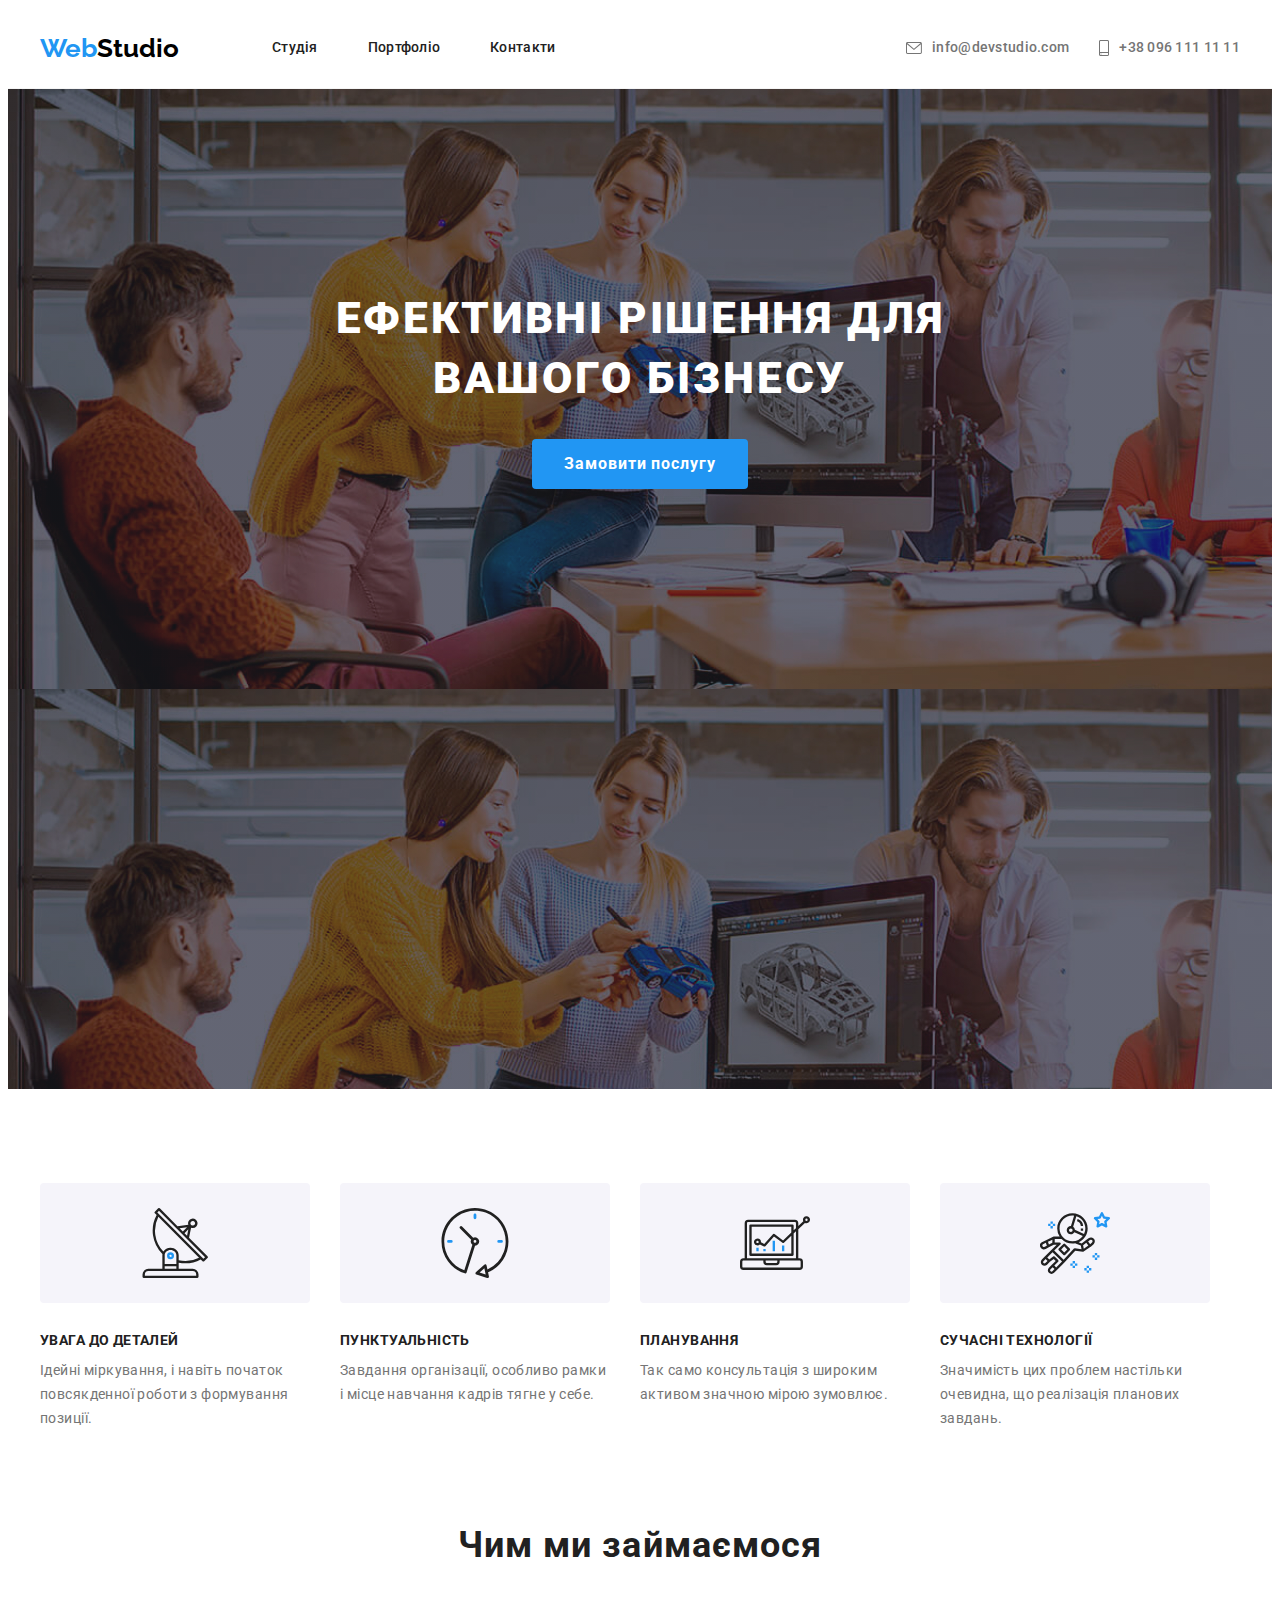
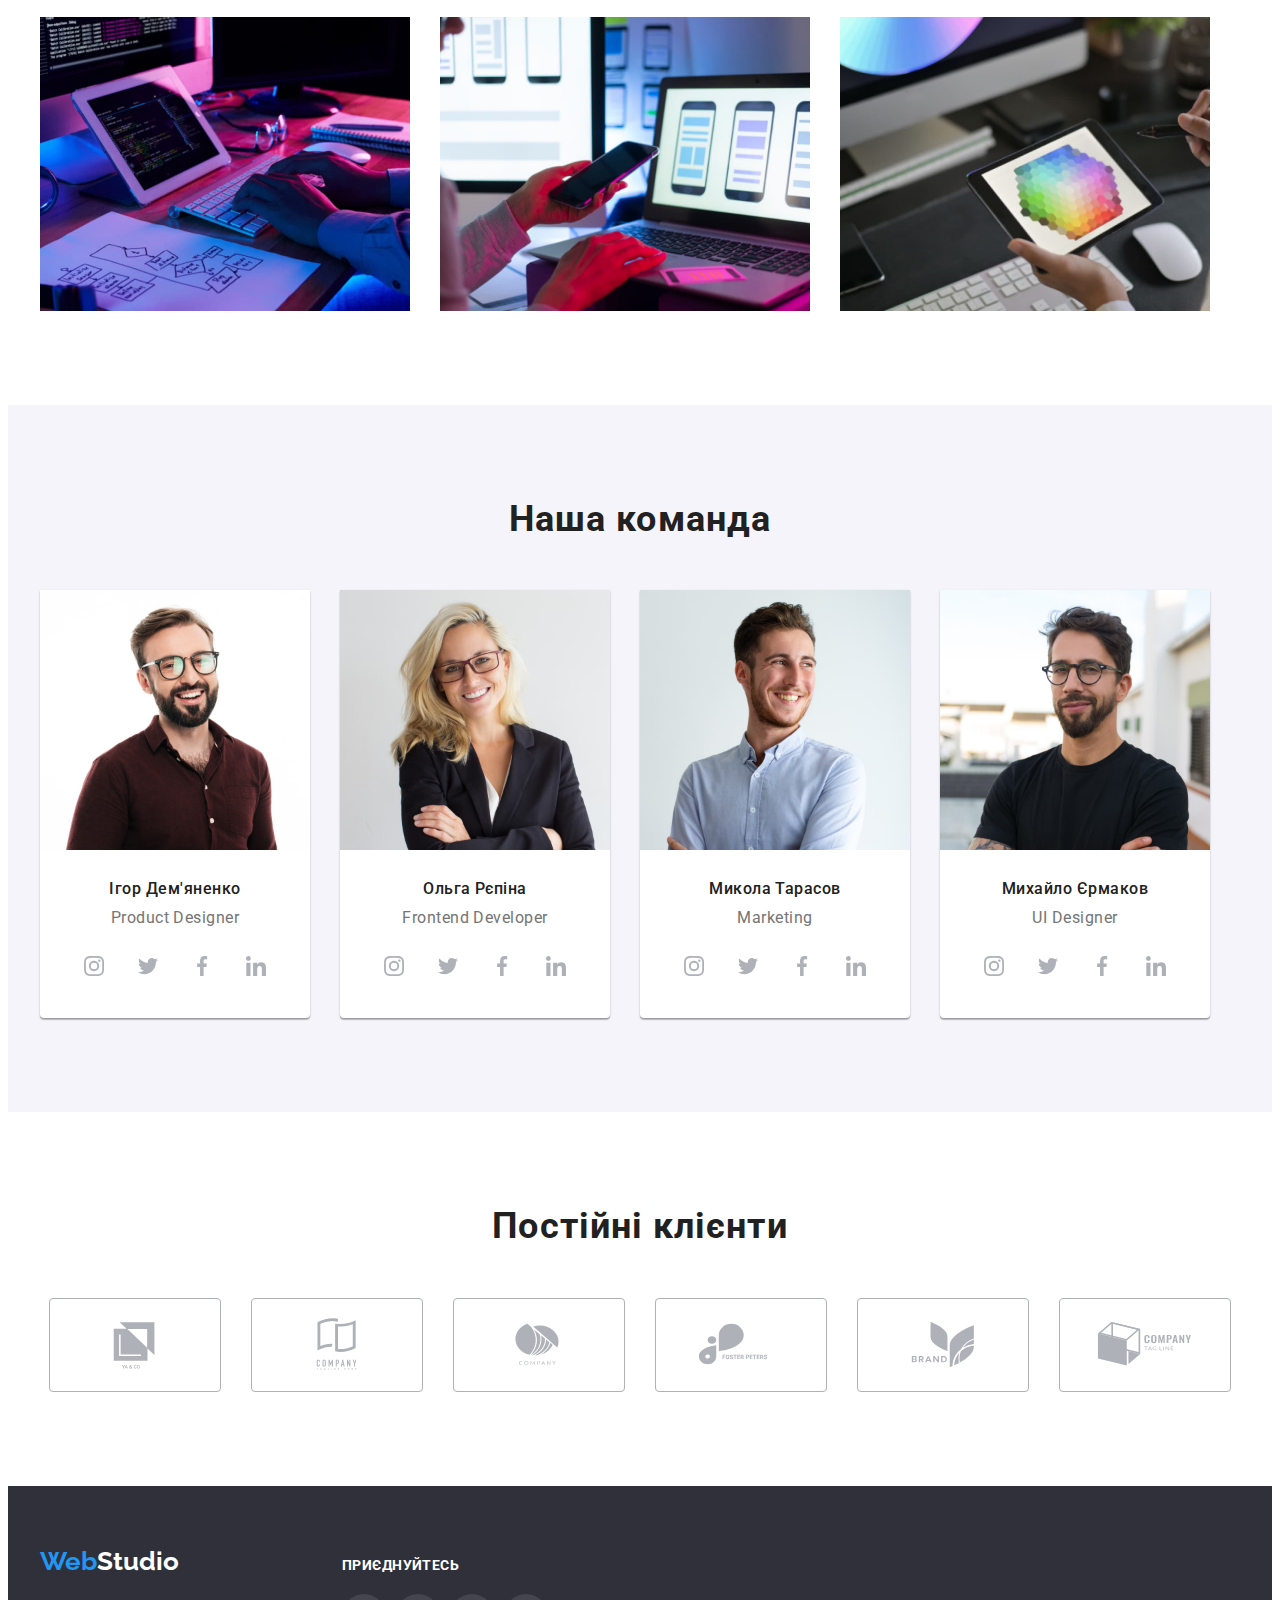
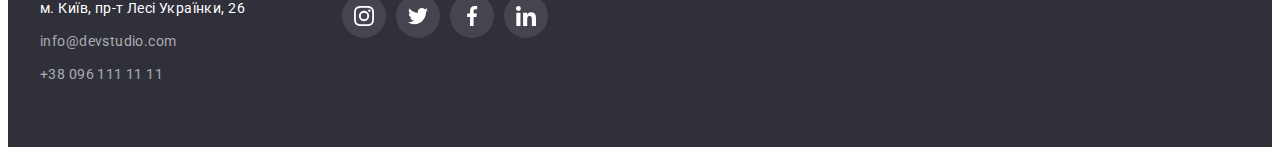
<file: index.html>
<!DOCTYPE html>
<html lang="uk">
<head>
    <meta charset="UTF-8">
    <meta http-equiv="X-UA-Compatible" content="IE=edge">
    <meta name="viewport" content="width=device-width, initial-scale=1.0">
    <title>WebStudio</title>
    <!-- Modern normalize -->
    <link rel="stylesheet" href="https://cdnjs.cloudflare.com/ajax/libs/modern-normalize/1.1.0/modern-normalize.min.css"
        integrity="sha512-wpPYUAdjBVSE4KJnH1VR1HeZfpl1ub8YT/NKx4PuQ5NmX2tKuGu6U/JRp5y+Y8XG2tV+wKQpNHVUX03MfMFn9Q=="
        crossorigin="anonymous" referrerpolicy="no-referrer" />
    <!-- Custome styles -->
    <link rel="stylesheet" href="./css/styles.css"/>
    <!-- Fonts -->
    <link rel="preconnect" href="https://fonts.googleapis.com">
    <link rel="preconnect" href="https://fonts.gstatic.com" crossorigin>
    <link href="https://fonts.googleapis.com/css2?family=Raleway:wght@700&family=Roboto:wght@400;500;700;900&display=swap"
        rel="stylesheet">
</head>
<body>
    <header class="header">
        <div class="container main-nav">
            <nav class="site-nav">
                <a href="index.html" class="logo logo-link"><span class="logo-accent">Web</span>Studio</a>
                <ul class="list">
                    <li class="item">
                        <a href="index.html" class="link">Студія</a>
                    </li>
                    <li class="item">
                        <a href="portfolio.html" class="link">Портфоліо</a>
                    </li>
                    <li class="item">
                        <a href="" class="link">Контакти</a>
                    </li>
                </ul>
            </nav>
            <ul class="list contact">
                <li class="item">
                    <a href="mailto:info@devstudio.com" class="link">
                        <svg class="icon-contact" width="16" height="12">
                            <use href="./images/symbol-defs.svg#icon-mail"></use>
                        </svg>
                        info@devstudio.com
                    </a>
                </li>
                <li class="item">
                    <a href="tel:+380961111111" class="link">
                        <svg class="icon-contact" width="10" height="16">
                            <use href="./images/symbol-defs.svg#icon-phone"></use>
                        </svg>
                        +38 096 111 11 11
                    </a>
                </li>
            </ul>
        </div>
    </header>
    <main>
        <section class="hero">
            <div class="container">
                <h1 class="hero-title">Ефективні рішення для<br>вашого бізнесу</h1>
                <button type="button" class="button">Замовити послугу</button>
            </div>
        </section>
        <section class="section-feature">
            <div class="container">
                <h2 hidden>Переваги</h2>
                <ul class="list plus">
                    <li>
                        <div class="item-plus">
                            <svg width="70" height="70">
                                <use href="./images/symbol-defs.svg#icon-plus1"></use>
                            </svg>
                        </div>
                        <h3 class="feature">УВАГА ДО ДЕТАЛЕЙ</h3>
                        <p class="feature-text">Ідейні міркування, і навіть початок повсякденної роботи з формування позиції.</p>
                    </li>
                    <li>
                        <div class="item-plus">
                            <svg width="70" height="70">
                                <use href="./images/symbol-defs.svg#icon-plus2"></use>
                            </svg>
                        </div>
                        <h3 class="feature">ПУНКТУАЛЬНІСТЬ</h3>
                        <p class="feature-text">Завдання організації, особливо рамки і місце навчання кадрів тягне у себе.</p>
                    </li>
                    <li>
                        <div class="item-plus">
                            <svg width="70" height="70">
                                <use href="./images/symbol-defs.svg#icon-plus3"></use>
                            </svg>
                        </div>
                        <h3 class="feature">ПЛАНУВАННЯ</h3>
                        <p class="feature-text">Так само консультація з широким активом значною мірою зумовлює.</p>
                    </li>
                    <li>
                        <div class="item-plus">
                            <svg width="70" height="70">
                                <use href="./images/symbol-defs.svg#icon-plus4"></use>
                            </svg>
                        </div>
                        <h3 class="feature">СУЧАСНІ ТЕХНОЛОГІЇ</h3>
                        <p class="feature-text">Значимість цих проблем настільки очевидна, що реалізація планових завдань.</p>
                    </li>
                </ul>
            </div>
        </section>
        <section class="section-activity">
            <div class="container">
                <h2 class="section-title">Чим ми займаємося</h2>
                <ul class="list activity">
                    <li>
                        <img src="images/box1.jpg" alt="фото 1" width="370">
                    </li>
                    <li>
                        <img src="images/box2.jpg" alt="фото 2" width="370">
                    </li>
                    <li>
                        <img src="images/box3.jpg" alt="фото 3" width="370">
                    </li>
                </ul>
            </div>
        </section>
        <section class="team section-team">
            <div class="container">
                <h2 class="section-title">Наша команда</h2>
                <ul class="list">
                    <li class="team-items">
                        <img src="images/team/product.designer.jpg" alt="фото працівника 1" width="270">
                        <div class="team-card">
                            <h3 class="team-name">Ігор Дем'яненко</h3>
                            <p class="job-title">Product Designer</p>
                            <ul class="socials">
                                <li>
                                    <a href="" class="link social-link" href="" target="_blank" rel="noopener noreferre" aria-label="instagram">
                                        <svg class="socials-icon" width="20" height="20">
                                            <use href="./images/symbol-defs.svg#icon-insta"></use>
                                        </svg>
                                    </a>
                                </li>
                                <li>
                                    <a href="" class="link social-link" href="" target="_blank" rel="noopener noreferre" aria-label="twitter">
                                        <svg class="socials-icon" width="20" height="20">
                                            <use href="./images/symbol-defs.svg#icon-twitter"></use>
                                        </svg>
                                    </a>
                                </li>
                                <li>
                                    <a href="" class="link social-link" href="" target="_blank" rel="noopener noreferre" aria-label="facebook">
                                        <svg class="socials-icon" width="20" height="20">
                                            <use href="./images/symbol-defs.svg#icon-facebook"></use>
                                        </svg>
                                    </a>
                                </li>
                                <li>
                                    <a href="" class="link social-link" href="" target="_blank" rel="noopener noreferre" aria-label="linkedin">
                                        <svg class="socials-icon" width="20" height="20">
                                            <use href="./images/symbol-defs.svg#icon-linkedin"></use>
                                        </svg>
                                    </a>
                                </li>
                            </ul>
                        </div>
                    </li>
                    <li class="team-items">
                        <img src="images/team/frontend.developer.jpg" alt="фото працівника 2" width="270">
                        <div class="team-card"> 
                            <h3 class="team-name">Ольга Рєпіна</h3>
                            <p class="job-title">Frontend Developer</p>
                            <ul class="socials">
                                <li>
                                    <a href="" class="link social-link" href="" target="_blank" rel="noopener noreferre" aria-label="instagram">
                                        <svg class="socials-icon" width="20" height="20">
                                            <use href="./images/symbol-defs.svg#icon-insta"></use>
                                        </svg>
                                    </a>
                                </li>
                                <li>
                                    <a href="" class="link social-link" href="" target="_blank" rel="noopener noreferre" aria-label="twitter">
                                        <svg class="socials-icon" width="20" height="20">
                                            <use href="./images/symbol-defs.svg#icon-twitter"></use>
                                        </svg>
                                    </a>
                                </li>
                                <li>
                                    <a href="" class="link social-link" href="" target="_blank" rel="noopener noreferre" aria-label="facebook">
                                        <svg class="socials-icon" width="20" height="20">
                                            <use href="./images/symbol-defs.svg#icon-facebook"></use>
                                        </svg>
                                    </a>
                                </li>
                                <li>
                                    <a href="" class="link social-link" href="" target="_blank" rel="noopener noreferre" aria-label="linkedin">
                                        <svg class="socials-icon" width="20" height="20">
                                            <use href="./images/symbol-defs.svg#icon-linkedin"></use>
                                        </svg>
                                    </a>
                                </li>
                            </ul>
                        </div>
                    </li>
                    <li class="team-items">
                        <img src="images/team/marketing.jpg" alt="фото працівника 3" width="270">
                        <div class="team-card">
                            <h3 class="team-name">Микола Тарасов</h3>
                            <p class="job-title">Marketing</p>
                            <ul class="socials">
                                <li>
                                    <a href="" class="link social-link" href="" target="_blank" rel="noopener noreferre" aria-label="instagram">
                                        <svg class="socials-icon" width="20" height="20">
                                            <use href="./images/symbol-defs.svg#icon-insta"></use>
                                        </svg>
                                    </a>
                                </li>
                                <li>
                                    <a href="" class="link social-link" href="" target="_blank" rel="noopener noreferre" aria-label="twitter">
                                        <svg class="socials-icon" width="20" height="20">
                                            <use href="./images/symbol-defs.svg#icon-twitter"></use>
                                        </svg>
                                    </a>
                                </li>
                                <li>
                                    <a href="" class="link social-link" href="" target="_blank" rel="noopener noreferre" aria-label="facebook">
                                        <svg class="socials-icon" width="20" height="20">
                                            <use href="./images/symbol-defs.svg#icon-facebook"></use>
                                        </svg>
                                    </a>
                                </li>
                                <li>
                                    <a href="" class="link social-link" href="" target="_blank" rel="noopener noreferre" aria-label="linkedin">
                                        <svg class="socials-icon" width="20" height="20">
                                            <use href="./images/symbol-defs.svg#icon-linkedin"></use>
                                        </svg>
                                    </a>
                                </li>
                            </ul>
                        </div>
                    </li>
                    <li class="team-items">
                        <img src="images/team/ui.designer.jpg" alt="фото працівника 4" width="270">
                        <div class="team-card">
                            <h3 class="team-name">Михайло Єрмаков</h3>
                            <p class="job-title">UI Designer</p>
                            <ul class="socials">
                                <li>
                                    <a href="" class="link social-link" href="" target="_blank" rel="noopener noreferre" aria-label="instagram">
                                        <svg class="socials-icon" width="20" height="20">
                                            <use href="./images/symbol-defs.svg#icon-insta"></use>
                                        </svg>
                                    </a>
                                </li>
                                <li>
                                    <a href="" class="link social-link" href="" target="_blank" rel="noopener noreferre" aria-label="twitter">
                                        <svg class="socials-icon" width="20" height="20">
                                            <use href="./images/symbol-defs.svg#icon-twitter"></use>
                                        </svg>
                                    </a>
                                </li>
                                <li>
                                    <a href="" class="link social-link" href="" target="_blank" rel="noopener noreferre" aria-label="facebook">
                                        <svg class="socials-icon" width="20" height="20">
                                            <use href="./images/symbol-defs.svg#icon-facebook"></use>
                                        </svg>
                                    </a>
                                </li>
                                <li>
                                    <a href="" class="link social-link" href="" target="_blank" rel="noopener noreferre" aria-label="linkedin">
                                        <svg class="socials-icon" width="20" height="20">
                                            <use href="./images/symbol-defs.svg#icon-linkedin"></use>
                                        </svg>
                                    </a>
                                </li>
                            </ul>
                        </div>
                    </li>
                </ul>
            </div>
        </section>
        <section class="section-clients">
            <div class="container">
                <h2 class="section-title">Постійні клієнти</h2>
                <ul class="list clients">
                    <li>
                        <a href="" class="link clients-link">
                            <svg class="client-icon" width="106" height="60">
                                <use href="./images/symbol-defs.svg#icon-Logo1"></use>
                            </svg>
                        </a>
                    </li>
                    <li>
                        <a href="" class="link clients-link">
                            <svg class="client-icon" width="106" height="60">
                                <use href="./images/symbol-defs.svg#icon-Logo2"></use>
                            </svg>
                        </a>
                    </li>
                    <li>
                        <a href="" class="link clients-link">
                            <svg class="client-icon" width="106" height="60">
                                <use href="./images/symbol-defs.svg#icon-Logo3"></use>
                            </svg>
                        </a>
                    </li>
                    <li>
                        <a href="" class="link clients-link">
                            <svg class="client-icon" width="106" height="60">
                                <use href="./images/symbol-defs.svg#icon-Logo4"></use>
                            </svg>
                        </a>
                    </li>
                    <li>
                        <a href="" class="link clients-link">
                            <svg class="client-icon" width="106" height="60">
                                <use href="./images/symbol-defs.svg#icon-Logo5"></use>
                            </svg>
                        </a>
                    </li>
                    <li>
                        <a href="" class="link clients-link">
                            <svg class="client-icon" width="106" height="60">
                                <use href="./images/symbol-defs.svg#icon-Logo6"></use>
                            </svg>
                        </a>
                    </li>
                </ul>
            </div>
        </section>
    </main>
    <footer class="footer">
        <div class="container">
            <div>
                <a href="index.html" class="logo logo-link"><span class="logo-accent">Web</span>Studio</a>
                <address class="address">
                    <ul class="list">
                        <li class="item-address">
                            <a href="https://goo.gl/maps/FTeCuRGCvHaM9gyz8" target="blank" rel="noopener noreferrer"
                                class="address-link">м. Київ, пр-т Лесі
                                Українки, 26</a>
                        </li>
                        <li class="item-address">
                            <a href="mailto:info@devstudio.com" class="address-link link">info@devstudio.com</a>
                        </li>
                        <li class="item-address">
                            <a href="tel:+380961111111" class="address-link link">+38 096 111 11 11</a>
                        </li>
                    </ul>
                </address>
            </div>
            <div class="socials-footer">
                <h3 class="footer-title">приєднуйтесь</h3>
                <ul class="list">
                    <li>
                        <a href="" class="social-link-footer">
                            <svg class="social-icon-footer" width="20" height="20">
                                <use href="./images/symbol-defs.svg#icon-insta"></use>
                            </svg>
                        </a>
                    </li>
                    <li>
                        <a href="" class="social-link-footer">
                            <svg class="social-icon-footer" width="20" height="20">
                                <use href="./images/symbol-defs.svg#icon-twitter"></use>
                            </svg>
                        </a>
                    </li>
                    <li>
                        <a href="" class="social-link-footer">
                            <svg class="social-icon-footer" width="20" height="20">
                                <use href="./images/symbol-defs.svg#icon-facebook"></use>
                            </svg>
                        </a>
                    </li>
                    <li>
                        <a href="" class="social-link-footer">
                            <svg class="social-icon-footer" width="20" height="20">
                                <use href="./images/symbol-defs.svg#icon-linkedin"></use>
                            </svg>
                        </a>
                    </li>
                </ul>
            </div>
        </div>
    </footer>
</body>
</html>
</file>
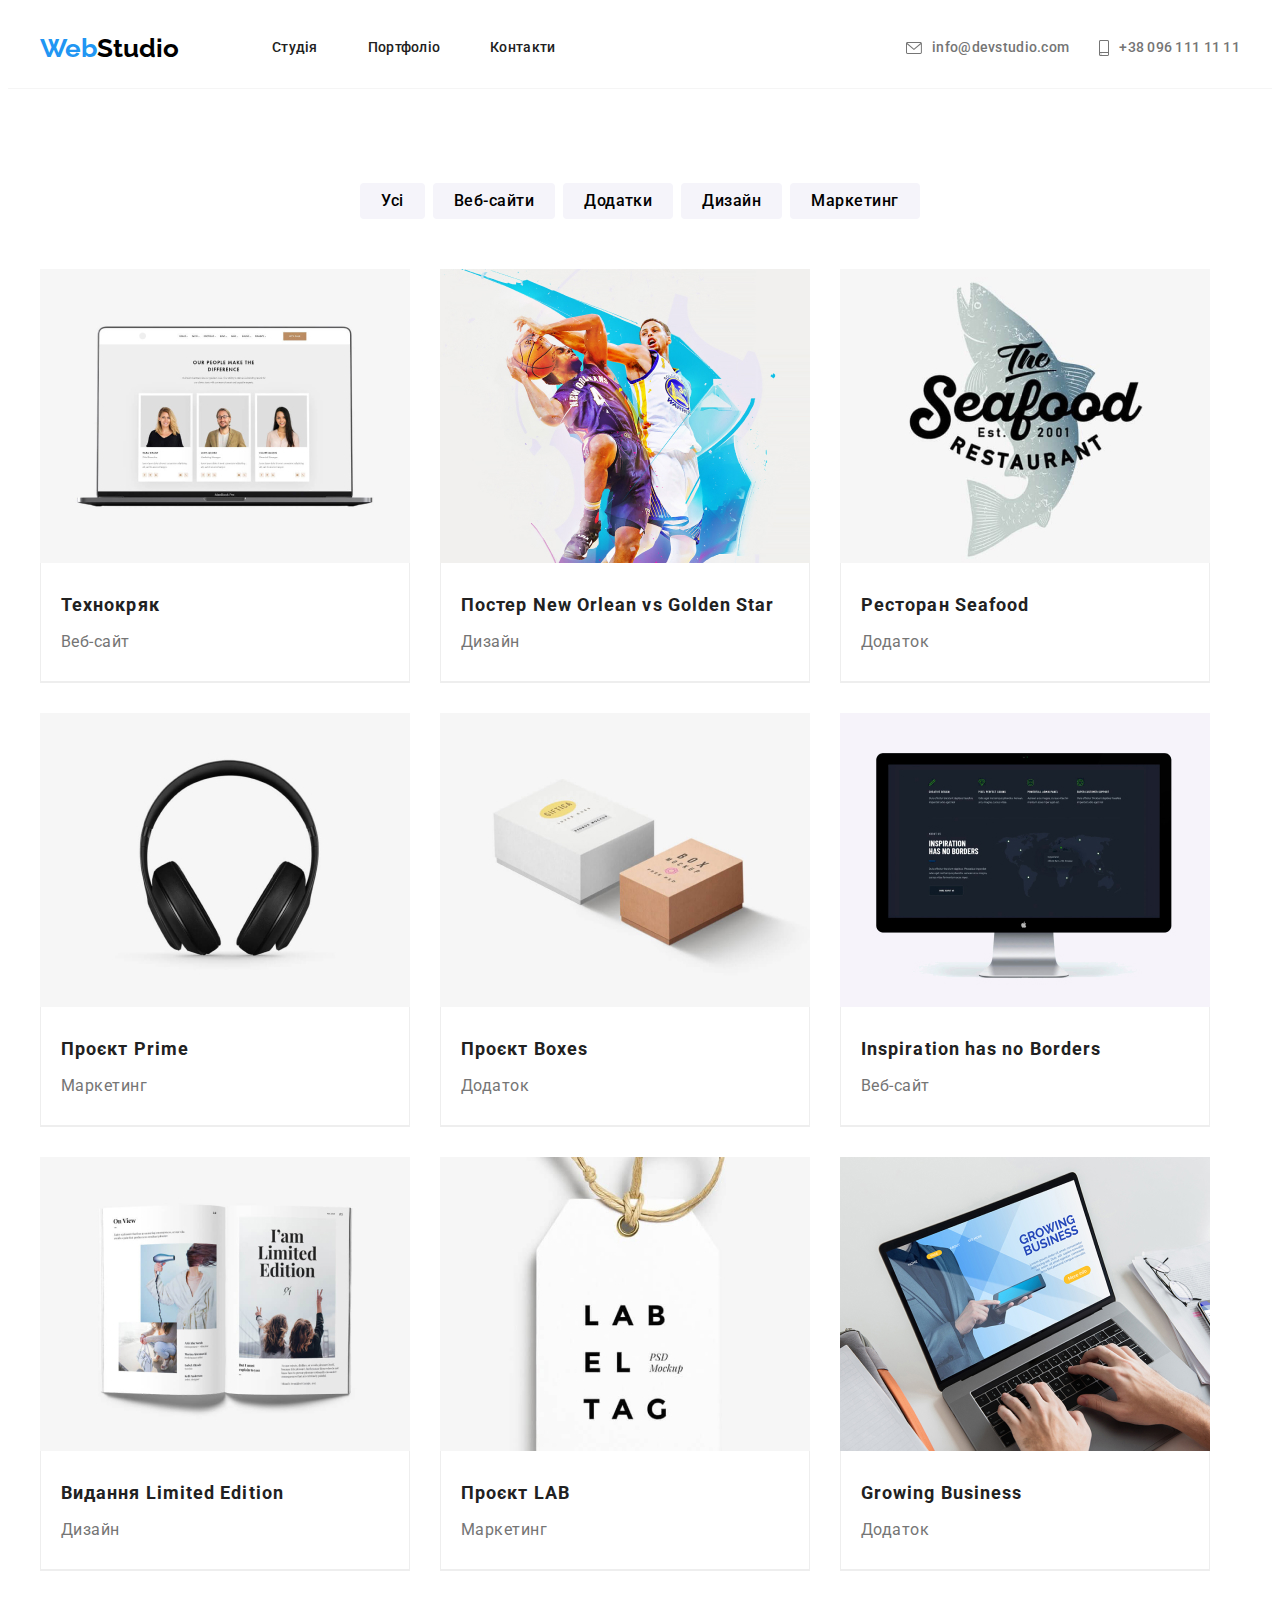
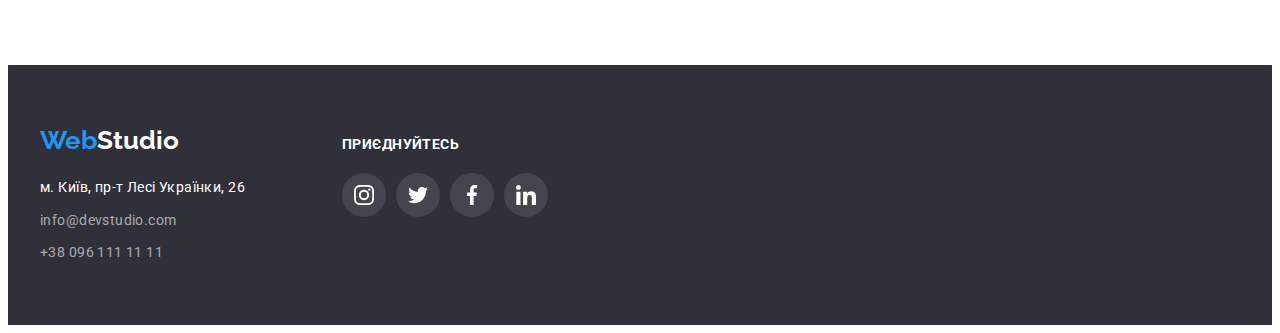
<file: portfolio.html>
<!DOCTYPE html>
<html lang="uk">
<head>
    <meta charset="UTF-8">
    <meta http-equiv="X-UA-Compatible" content="IE=edge">
    <meta name="viewport" content="width=device-width, initial-scale=1.0">
    <title>WebStudio</title>
    <!-- Modern normalize -->
    <link rel="stylesheet" href="https://cdnjs.cloudflare.com/ajax/libs/modern-normalize/1.1.0/modern-normalize.min.css"
        integrity="sha512-wpPYUAdjBVSE4KJnH1VR1HeZfpl1ub8YT/NKx4PuQ5NmX2tKuGu6U/JRp5y+Y8XG2tV+wKQpNHVUX03MfMFn9Q=="
        crossorigin="anonymous" referrerpolicy="no-referrer" />
    <!-- Custome styles -->
    <link rel="stylesheet" href="./css/styles.css"/>
    <!-- Fonts -->
    <link rel="preconnect" href="https://fonts.googleapis.com">
    <link rel="preconnect" href="https://fonts.gstatic.com" crossorigin>
    <link href="https://fonts.googleapis.com/css2?family=Raleway:wght@700&family=Roboto:wght@400;500;700;900&display=swap"
        rel="stylesheet">
</head>
<body>
        <header class="header">
            <div class="container main-nav">
                <nav class="site-nav">
                    <a href="index.html" class="logo logo-link"><span class="logo-accent">Web</span>Studio</a>
                    <ul class="list">
                        <li class="item">
                            <a href="index.html" class="link">Студія</a>
                        </li>
                        <li class="item">
                            <a href="portfolio.html" class="link">Портфоліо</a>
                        </li>
                        <li class="item">
                            <a href="" class="link">Контакти</a>
                        </li>
                    </ul>
                </nav>
                <ul class="list contact">
                    <li class="item">
                        <a href="mailto:info@devstudio.com" class="link">
                            <svg class="icon-contact" width="16" height="12">
                                <use href="./images/symbol-defs.svg#icon-mail"></use>
                            </svg>
                            info@devstudio.com
                        </a>
                    </li>
                    <li class="item">
                        <a href="tel:+380961111111" class="link">
                            <svg class="icon-contact" width="10" height="16">
                                <use href="./images/symbol-defs.svg#icon-phone"></use>
                            </svg>
                            +38 096 111 11 11
                        </a>
                    </li>
                </ul>
            </div>
        </header>
    <main>
        <section class="section-portfolio">
            <div class="container">
                <h1 hidden>Портфоліо</h1>
                <ul class="list portfolio-btn">
                    <li class="btn-item">
                        <button type="button" class="button filter">Усі</button>
                    </li>
                    <li class="btn-item">
                        <button type="button" class="button filter">Веб-сайти</button>
                    </li>
                    <li class="btn-item">
                        <button type="button" class="button filter">Додатки</button>
                    </li>
                    <li class="btn-item">
                        <button type="button" class="button filter">Дизайн</button>
                    </li>
                    <li class="btn-item">
                        <button type="button" class="button filter">Маркетинг</button>
                    </li>
                </ul>
                <ul class="list galery">
                    <li class="galery-item">
                        <img src="./images/portfolio/laptop-1.jpg" alt="ноутбук" width="370">
                        <div class="galery-card">
                            <h3 class="portfolio-item">Технокряк</h3>
                            <p class="item-text">Веб-сайт</p>
                        </div>
                    </li>
                    <li class="galery-item">
                        <img src="./images/portfolio/basketball-2.jpg" alt="гравці у баскетбол" width="370">
                        <div class="galery-card">
                            <h3 class="portfolio-item">Постер New Orlean vs Golden Star</h3>
                            <p class="item-text">Дизайн</p>
                        </div>
                    </li>
                    <li class="galery-item">
                        <img src="./images/portfolio/seafood-3.jpg" alt="логотип сіафуд" width="370">
                        <div class="galery-card">
                            <h3 class="portfolio-item">Ресторан Seafood</h3>
                            <p class="item-text">Додаток</p>
                        </div>
                    </li>
                    <li class="galery-item">
                        <img src="./images/portfolio/headphones-4.jpg" alt="навушнікі" width="370">
                        <div class="galery-card">
                            <h3 class="portfolio-item">Проєкт Prime</h3>
                            <p class="item-text">Маркетинг</p>
                        </div>
                    </li>
                    <li class="galery-item">
                        <img src="./images/portfolio/boxes-5.jpg" alt="коробки" width="370">
                        <div class="galery-card">
                            <h3 class="portfolio-item">Проєкт Boxes</h3>
                            <p class="item-text">Додаток</p>
                        </div>
                    </li>
                    <li class="galery-item">
                        <img src="./images/portfolio/monitor-6.jpg" alt="монітор компютера" width="370">
                        <div class="galery-card">
                            <h3 class="portfolio-item">Inspiration has no Borders</h3>
                            <p class="item-text">Веб-сайт</p>
                        </div>
                    </li>
                    <li class="galery-item">
                        <img src="./images/portfolio/magazin-7.jpg" alt="розворот журналу" width="370">
                        <div class="galery-card">
                            <h3 class="portfolio-item">Видання Limited Edition</h3>
                            <p class="item-text">Дизайн</p>
                        </div>
                    </li>
                    <li class="galery-item">
                        <img src="./images/portfolio/label-8.jpg" alt="lлейбл" width="370">
                        <div class="galery-card">
                            <h3 class="portfolio-item">Проєкт LAB</h3>
                            <p class="item-text">Маркетинг</p>
                        </div>
                    </li>
                    <li class="galery-item">
                        <img src="./images/portfolio/laptop-hands-9.jpg" alt="руки друкують на ноубуці" width="370">
                        <div class="galery-card">
                            <h3 class="portfolio-item">Growing Business</h3>
                            <p class="item-text">Додаток</p>
                        </div>
                    </li>
                </ul>
            </div>
        </section>
    </main>
    <footer class="footer">
        <div class="container">
            <div>
                <a href="index.html" class="logo logo-link"><span class="logo-accent">Web</span>Studio</a>
                <address class="address">
                    <ul class="list">
                        <li class="item-address">
                            <a href="https://goo.gl/maps/FTeCuRGCvHaM9gyz8" target="blank" rel="noopener noreferrer"
                                class="address-link">м. Київ, пр-т Лесі
                                Українки, 26</a>
                        </li>
                        <li class="item-address">
                            <a href="mailto:info@devstudio.com" class="address-link link">info@devstudio.com</a>
                        </li>
                        <li class="item-address">
                            <a href="tel:+380961111111" class="address-link link">+38 096 111 11 11</a>
                        </li>
                    </ul>
                </address>
            </div>
            <div class="socials-footer">
                <h3 class="footer-title">приєднуйтесь</h3>
                <ul class="list">
                    <li>
                        <a href="" class="social-link-footer">
                            <svg class="social-icon-footer" width="20" height="20">
                                <use href="./images/symbol-defs.svg#icon-insta"></use>
                            </svg>
                        </a>
                    </li>
                    <li>
                        <a href="" class="social-link-footer">
                            <svg class="social-icon-footer" width="20" height="20">
                                <use href="./images/symbol-defs.svg#icon-twitter"></use>
                            </svg>
                        </a>
                    </li>
                    <li>
                        <a href="" class="social-link-footer">
                            <svg class="social-icon-footer" width="20" height="20">
                                <use href="./images/symbol-defs.svg#icon-facebook"></use>
                            </svg>
                        </a>
                    </li>
                    <li>
                        <a href="" class="social-link-footer">
                            <svg class="social-icon-footer" width="20" height="20">
                                <use href="./images/symbol-defs.svg#icon-linkedin"></use>
                            </svg>
                        </a>
                    </li>
                </ul>
            </div>
        </div>
    </footer>
</body>
</html>
</file>
<file: css/styles.css>
:root {
    --accent: #2196F3;
    --footer-color: #2F303A;
    --background-white: #ffffff;
    --background-gray: #F5F4FA;
    --title: #212121;
    --main-text: #757575;
}

body {
    background-color: var(--background-white);
    font-family: Roboto, sans-serif;
    color: var(--title);
}

/* reset start */

.list {
    margin: 0;
    padding: 0;
    list-style: none;
}

h1,
h2,
h3,
h4,
h5,
h6,
p {
    margin: 0;
}

img {
    display: block;
}

/* reset end */

.container {
    width: 1200px;
    padding-left: 15px;
    padding-right: 15px;
    margin-left: auto;
    margin-right: auto;
    /* outline: 2px solid tomato;
    outline-offset: -2px; */
}

.section-portfolio,
.section-team,
.section-feature,
.section-clients {
    padding-top: 94px;
    padding-bottom: 94px;
}


/* LOGO HEADER/FOOTER */

.logo {
    font-family: 'Raleway';
    font-weight: 700;
    font-size: 26px;
    line-height: 1.19;
    color: #000000;
    margin-right: 93px;
}

.logo-accent {
    color: var(--accent);
}


/* NAVIGATION */

.header {
    border-bottom: 1px solid #F5F5F5;
}

.main-nav {
    display: flex;
    align-items: center;
    justify-content: space-between;
}

.site-nav,
.site-nav .list {
    display: flex;
    align-items: center;
}

.list .item:not(:last-child) {
    margin-right: 50px;
}

.site-nav .link {
    display: block;
    padding-top: 32px;
    padding-bottom: 32px;

    font-weight: 500;
    font-size: 14px;
    line-height: 1.14;
    letter-spacing: 0.02em;
    text-decoration: none;
    color: var(--title);
}

.site-nav .link:hover,
.site-nav .link:focus {
    color: var(--accent);
}


/* CONTACT HEADER */

.contact .link {
    display: flex;
    padding-top: 32px;
    padding-bottom: 32px;

    text-decoration: none;
    font-weight: 500;
    font-size: 14px;
    line-height: 1.14;
    letter-spacing: 0.02em;
    color: var(--main-text);
    fill: #757575;
    text-align: center;
    gap: 10px;
}

.item .link {
    align-items: center;
}

.contact .item:not(:last-child) {
    margin-right: 30px;
}

.contact {
    display: flex;   
}

.contact .link:hover,
.contact .link:focus {
    color: #2196F3;
    fill: #2196F3;
}

/* MAIN COMPANY */


.hero {
    background-color: var(--footer-color);
    text-align: center;
    padding-top: 200px;
    padding-bottom: 200px;
    
    margin-left: auto;
    margin-right: auto;
    max-width: 1600px;
    height: 600px;
    background-image: linear-gradient(to right,
                      rgba(47, 48, 58, 0.4),
                      rgba(47, 48, 58, 0.4)),
    url(../images/background-hero.jpg);
}

.hero-title {
    margin-bottom: 30px;
    /* width: 696px; */

    font-weight: 900;
    font-size: 44px;
    line-height: 1.36;
    letter-spacing: 0.06em;
    text-transform: uppercase;
    color: #ffffff;
}

.button {
    display: inline-block;
    font-family: roboto;
    font-weight: 700;
    font-size: 16px;
    line-height: 1.87;
    align-items: center;
    text-align: center;
    letter-spacing: 0.06em;
    background-color: var(--accent);
    color: #ffffff;
    border: none;
    border-radius: 4px;
    cursor: pointer;
}

.hero .button {
    padding: 9px 31px;
    min-width: 216px;
    min-height: 50px;
}

.button:hover,
.button:focus {
    background-color: rgba(24, 140, 232, 1);
}

.section-title {
    margin-bottom: 50px;

    font-size: 36px;
    line-height: 1.16;
    text-align: center;
    letter-spacing: 0.03em;
}


/* ADVENTAGE */

.feature {
    margin-bottom: 10px;

    font-weight: 700;
    font-size: 14px;
    line-height: 1.14;
    letter-spacing: 0.03em;
    text-transform: uppercase;
}

.feature-text {
    font-size: 14px;
    line-height: 1.71;
    letter-spacing: 0.03em;
    color: var(--main-text);
    width: 270px;
}

.plus {
    display: flex;
    gap: 30px;
}

.item-plus {
    display: flex;
    background-color: #F5F4FA;
    border-radius: 4px;
    height: 120px;
    width: 270px;
    align-items: center;
    justify-content: center;
    margin-bottom: 30px;
}


/* ACTIVITY */

.activity {
    display: flex;
    gap: 30px;
}

.section-activity {
    padding-bottom: 94px;
}


/* TEAM */

.team {
    background-color: var(--background-gray);
}

.section-team .list{
    display: flex;
    gap: 30px;
}

.team-items {
    text-align: center;
    background-color: #ffffff;
    border-radius: 0px 0px 4px 4px;
    box-shadow: 0px 1px 3px rgba(0, 0, 0, 0.12), 0px 1px 1px rgba(0, 0, 0, 0.14), 0px 2px 1px rgba(0, 0, 0, 0.2);
}

.team-name {
    margin-bottom: 10px;

    font-weight: 500;
    font-size: 16px;
    line-height: 1.18;
    letter-spacing: 0.03em;
}

.job-title {
    font-size: 16px;
    line-height: 1.18;        
    letter-spacing: 0.03em;
    color: var(--main-text);
    margin-bottom: 16px;
}

.team-card {
    margin-top: 30px;
    margin-bottom: 30px;
}

.socials{
    display: flex;
    align-items: center;
    justify-content: center;
    gap: 10px;
    list-style: none;
    padding: 0;
}

.social-link {
    display: flex;
    align-items: center;
    justify-content: center;
    width: 44px;
    height: 44px;
    border-radius: 50%;
    background-color: #ffffff;
    fill: #AFB1B8;
}

.social-link:hover,
.social-link:focus {
    fill: #ffffff;
    background-color: var(--accent);
}


/* CLIENTS */

.clients {
    display: flex;
    gap: 30px;
    justify-content: center;
}

.clients-link {
    display: flex;
    border: 1px solid #AFB1B8;
    fill: #AFB1B8;
    border-radius: 4px;
    align-items: center;
    justify-content: center;
    width: 170px;
    height: 92px;
}

.clients-link:hover,
.clients-link:focus {
    fill: #2196F3;
    border: 1px solid #2196F3;
}


/* MAIN PORTFOLIO */

.button.filter {
    padding: 5px 21px;

    font-weight: 500;
    font-size: 16px;
    line-height: 1.62;
    text-align: center;
    letter-spacing: 0.03em;
    background-color: var(--background-gray);
    color: #000000;
}

.button.filter:hover,
.button.filter:focus {
    background-color: var(--accent);
    color: #ffffff;
    box-shadow: 0px 3px 1px rgba(0, 0, 0, 0.1), 0px 1px 2px rgba(0, 0, 0, 0.08), 0px 2px 2px rgba(0, 0, 0, 0.12);
}

.portfolio-btn {
    display: flex;
    margin-bottom: 50px;
    justify-content: center;
}

.portfolio-btn .btn-item:not( :last-child) {
    margin-right: 8px;
}


/* PORTFOLIO GALERY */

.galery {
    display: flex;
    flex-wrap: wrap;
    gap: 30px;
}

.portfolio-item {
    margin-bottom: 4px;

    font-weight: 700;
    font-size: 18px;
    line-height: 2;
    letter-spacing: 0.06em;
}

.galery-item:hover,
.galery-item:focus {
    box-shadow: 0px 1px 1px rgba(0, 0, 0, 0.12), 0px 4px 4px rgba(0, 0, 0, 0.06), 1px 4px 6px rgba(0, 0, 0, 0.16);
}

.item-text {
    font-size: 16px;
    line-height: 1.87;
    letter-spacing: 0.03em;
    color: var(--main-text);
}

.galery-card {
    padding-left: 20px;
    padding-right: 20px;
    padding-top: 24px;
    padding-bottom: 24px;
    border-left: 1px solid #EEEEEE;
    border-bottom: 1px solid #EEEEEE;
    border-right: 1px solid #EEEEEE;
}

.galery-item {
    border-bottom: 1px solid #EEEEEE;
}

.galery-item:nth-child(n+7){
    margin-bottom: 0;
}


/* FOOTER */

.footer {
    background-color: var(--footer-color);
    padding-top: 60px;
    padding-bottom: 60px;
}

.footer .logo {
    color: #ffffff;
}

.address {
    font-style: normal;
}

.address .address-link {
    font-style: normal;
    font-size: 14px;
    line-height: 1.71;
    letter-spacing: 0.03em;
    text-decoration: none;
    color: #ffffff;
}

.address .link {
    color: rgba(255, 255, 255, 0.6);
}

.address-link:hover,
.address-link:focus {
    color: var(--accent);
}

.item-address {
    margin-bottom: 9px;
}

.item-address:last-child {
    margin-bottom: 0;
}

.logo-link {
    text-decoration: none;
}

.footer .logo-link {
    display: block;
    margin-bottom: 20px;
}

.footer .container {
    display: flex;
    gap: 70px;
}

.socials-footer .list {
    display: flex;
    gap:10px;
}

.footer-title {
    margin-top: 12px;
    margin-bottom: 20px;
    font-style: normal;
    font-weight: 700;
    font-size: 14px;
    line-height: 1.14;
    letter-spacing: 0.03em;
    text-transform: uppercase;
    color: #ffffff;
}

.social-link-footer {
    display: flex;
    justify-content: center;
    align-items: center;
    height: 44px;
    width: 44px;
    background: rgba(255, 255, 255, 0.1);
    border-radius: 50%;
    fill: #ffffff;
}

.social-link-footer:hover,
.social-link-footer:focus {
    background-color: var(--accent);
}
</file>
